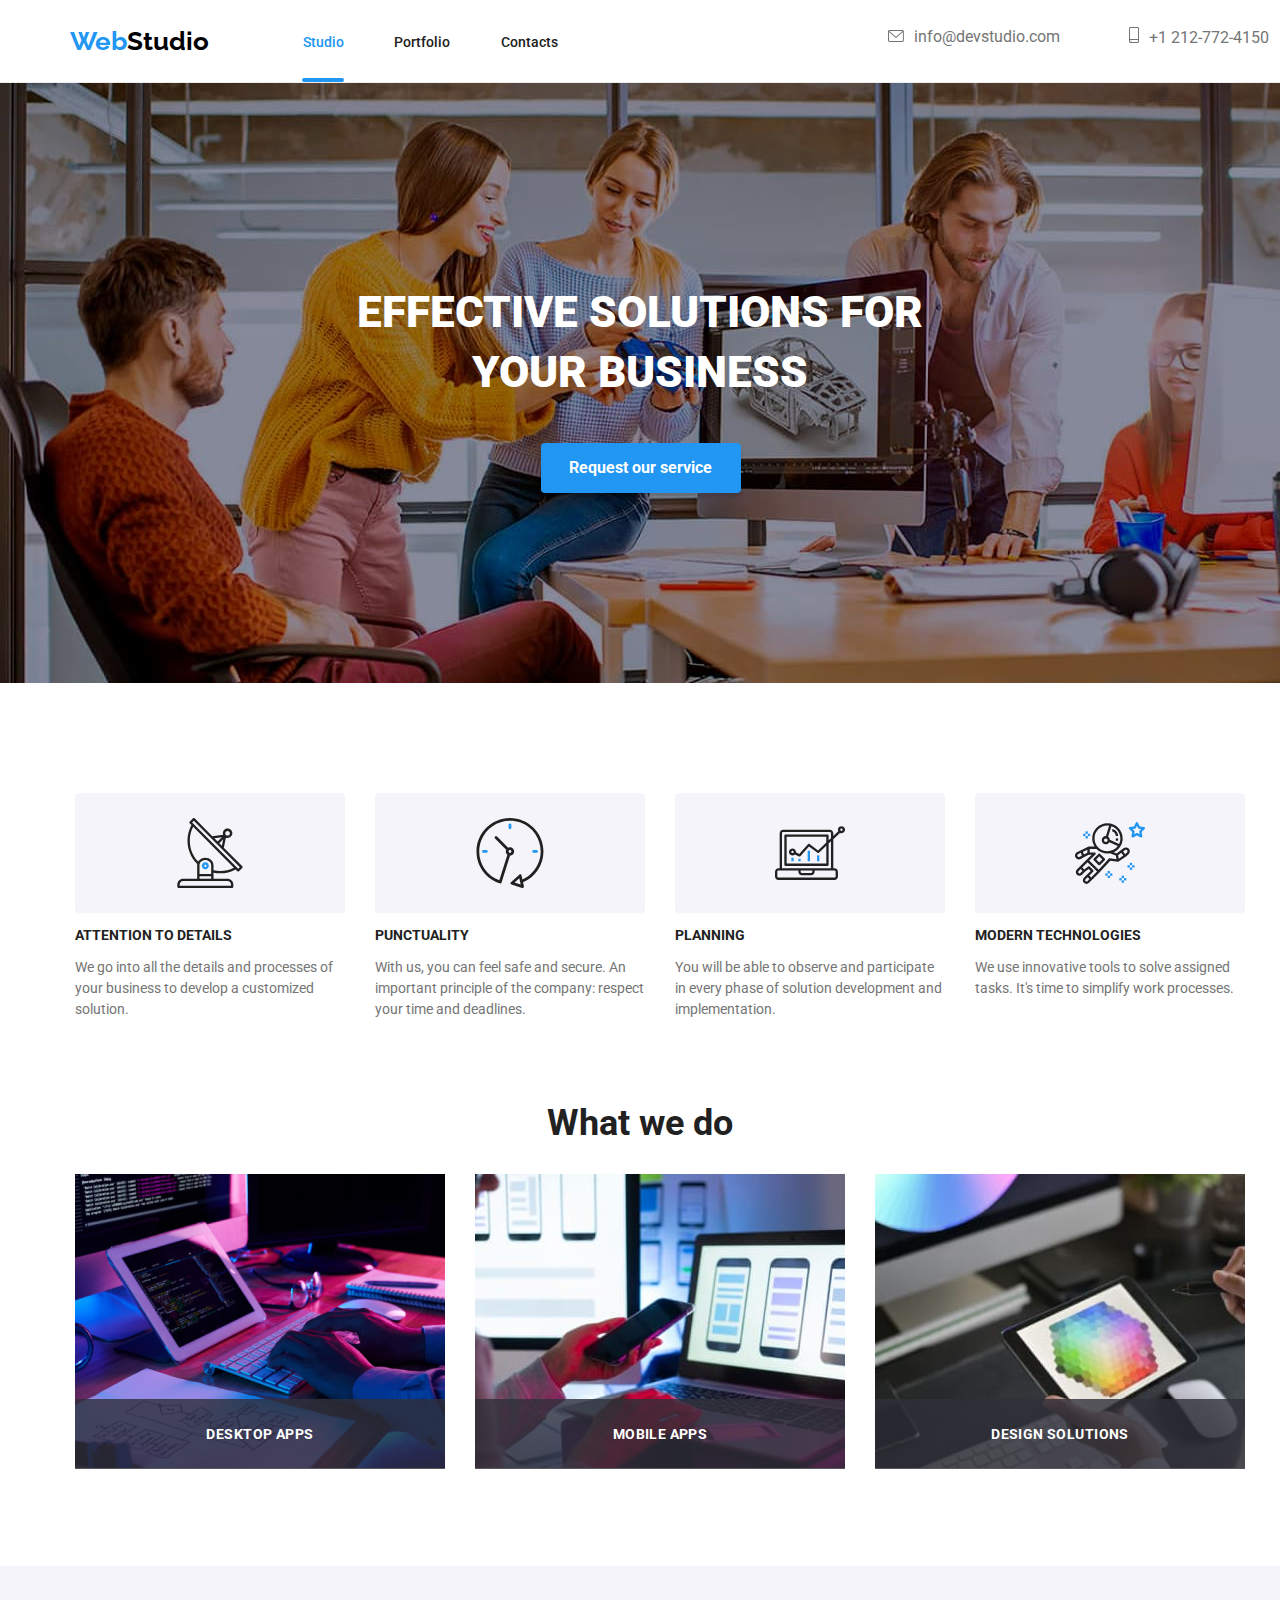
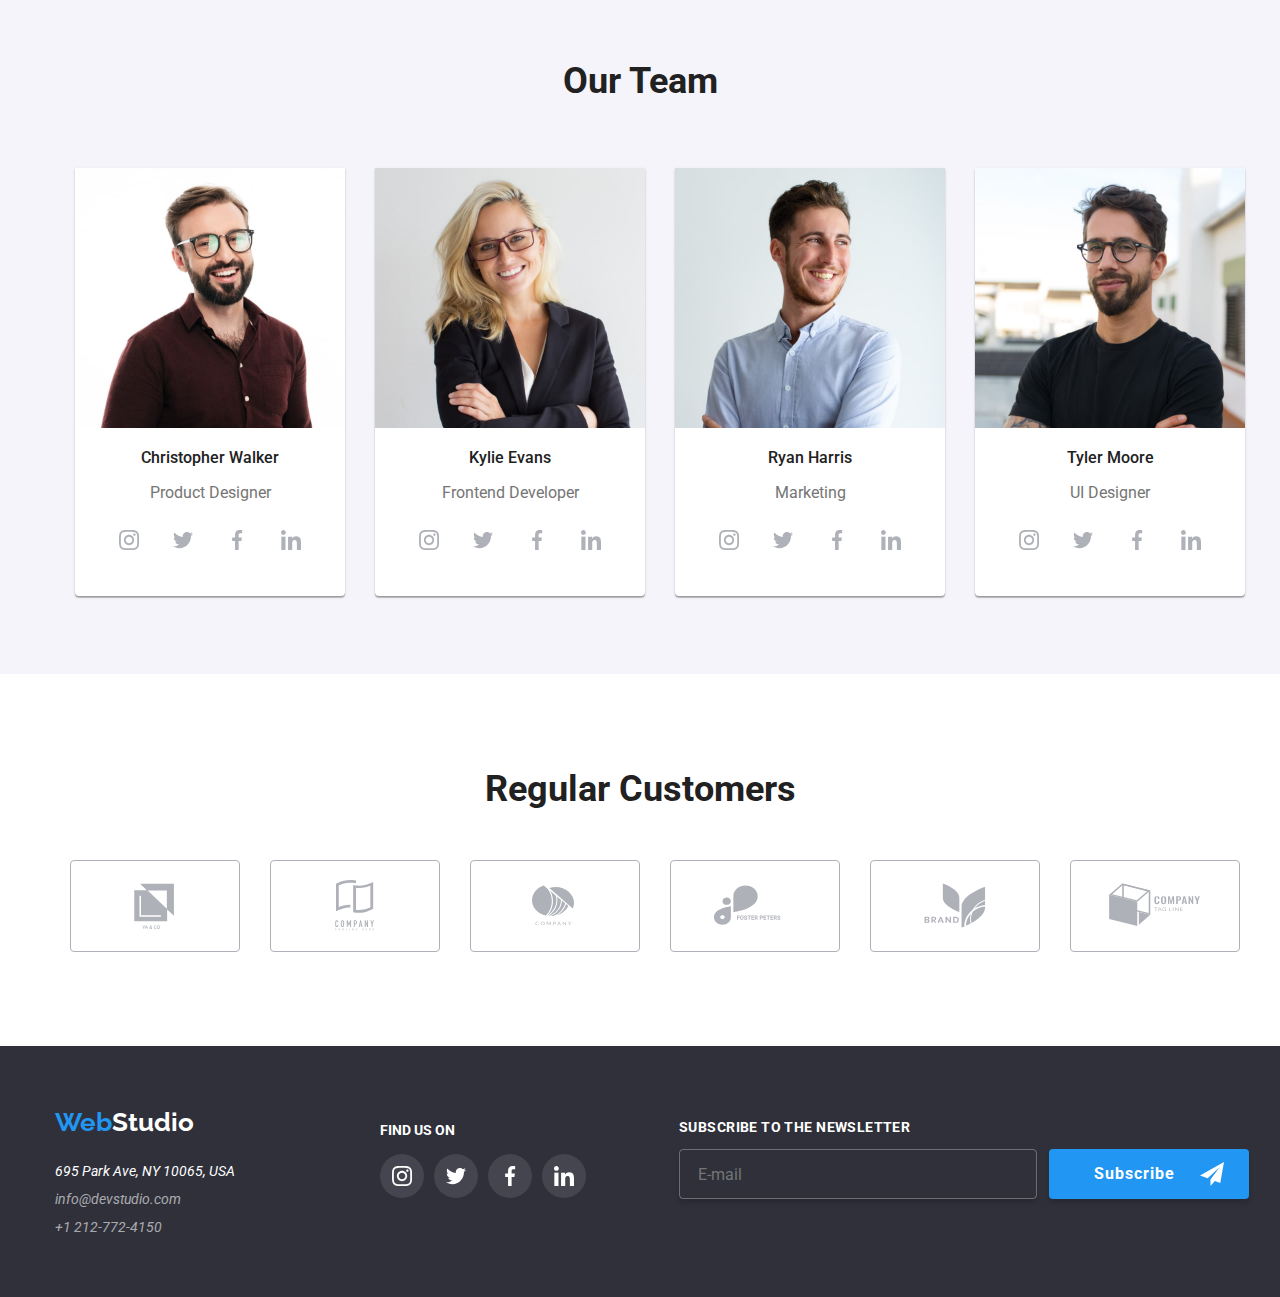
<file: index.html>
<!DOCTYPE html>
<html lang="en">
  <head>
    <meta charset="UTF-8" />
    <meta name="viewport" content="width=device-width, initial-scale=1.0" />
    <title>WebStudio</title>
    <link rel="preconnect" href="https://fonts.googleapis.com" />
    <link rel="preconnect" href="https://fonts.gstatic.com" crossorigin />
    <link
      href="https://fonts.googleapis.com/css2?family=Raleway:wght@700&family=Roboto:wght@400;500;700;900&display=swap"
      rel="stylesheet"
    />
    <link
      rel="stylesheet"
      href="https://cdnjs.cloudflare.com/ajax/libs/modern-normalize/1.0.0/modern-normalize.min.css"
    />
    <link rel="stylesheet" href="./css/style.css" />
  </head>
  <body>
    <header class="global-header">
      <div class="container">
        <div class="list-navig">
          <a class="logo" href="./index.html">
            <span class="web">Web</span>Studio
          </a>
          <!--Navigation Section-->
          <nav class="main-navigation">
            <ul>
              <div class="list-nav">
                <li>
                  <a href="./index.html"><span class="current">Studio</span></a>
                </li>
                <div class="rectangle"></div>
              </div>

              <li><a href="./portfolio.html">Portfolio</a></li>

              <div class="list-nav">
                <li><a href="#">Contacts</a></li>
                <div class="rectangle-three"></div>
              </div>
            </ul>
          </nav>
          <div class="contact-container">
            <div class="info">
              <a class="links" href="info@devstudio.com">
                <svg class="icon-envelope">
                  <use href="./symbol-defs.svg#icon-envelope-hover" /></svg>info@devstudio.com</a><br />
            </div>
            <div class="info">
              <a class="links" href="tel:+1-212-772-4150"
                ><svg class="icon-smartphone">
                  <use href="./symbol-defs.svg#icon-smartphone" />
                </svg>+1 212-772-4150</a
>
            </div>
          </div>
        </div>
      </div>
    </header>
    <main>
      <section class="section">
        <section>
          <div class="solution">
            <div class="solution-container">
              <h1 class="title">EFFECTIVE SOLUTIONS FOR <br />YOUR BUSINESS</h1>
              <button data-modal-open class="request" type="button">
                Request our service
              </button>
            </div>
          </div>
        </section>
      </section>

      <section class="section">
        <div class="service-container">
          <ul>
            <li class="item">
              <div class="icon-detail">
                <svg class="svg-card" width="70" height="70">
                  <use href="./symbol-defs.svg#icon-antenna-1" />
                </svg>
              </div>
              <h3>ATTENTION TO DETAILS</h3>
              <p>
                We go into all the details and processes of your business to
                develop a customized solution.
              </p>
            </li>

            <li class="item">
              <div class="icon-detail">
                <svg width="70" height="70">
                  <use href="./symbol-defs.svg#icon-clock-1" />
                </svg>
              </div>
              <h3>PUNCTUALITY</h3>
              <p>
                With us, you can feel safe and secure. An important principle of
                the company: respect your time and deadlines.
              </p>
            </li>

            <li class="item">
              <div class="icon-detail">
                <svg width="70" height="70">
                  <use href="./symbol-defs.svg#icon-diagram-1" />
                </svg>
              </div>
              <h3>PLANNING</h3>
              <p>
                You will be able to observe and participate in every phase of
                solution development and implementation.
              </p>
            </li>

            <li class="item">
              <div class="icon-detail">
                <svg width="70" height="70">
                  <use href="./symbol-defs.svg#icon-astronaut-1" />
                </svg>
              </div>
              <h3>MODERN TECHNOLOGIES</h3>
              <p>
                We use innovative tools to solve assigned tasks. It's time to
                simplify work processes.
              </p>
            </li>
          </ul>
        </div>
      </section>

      <!--Section ''What we do''-->
      <section class="section">
        <div class="container-photo">
          <h2>What we do</h2>
          <div class="images-container">
            <ul>
              <li>
                <div class="what-we-do-bg">
                  <div class="what-we-do-background">
                    <p class="what-we-do-text">DESKTOP APPS</p>
                  </div>
                  <img
                    src="./images/image1.jpg"
                    alt="A robust and highly flexible web app"
                    width="370"
                  />
                </div>
              </li>
              <li>
                <div class="what-we-do-bg">
                  <div class="what-we-do-background">
                    <p class="what-we-do-text">MOBILE APPS</p>
                  </div>
                  <img src="./images/image2.jpg" alt="Web UI" width="370" />
                </div>
              </li>
              <li>
                <div class="what-we-do-bg">
                  <div class="what-we-do-background">
                    <p class="what-we-do-text">DESIGN SOLUTIONS</p>
                  </div>
                  <img
                    src="./images/image3.jpg"
                    alt="Graphics Pictures"
                    width="370"
                  />
                </div>
              </li>
            </ul>
          </div>
        </div>
      </section>

      <!--Section ''Our Team''-->
      <section class="section">
        <div class="team">
          <div class="container">
            <h2 class="name">Our Team</h2>

            <div class="name-container">
              <ul>
                <li class="item-team">
                  <img
                    src="./images/photo1.jpg"
                    alt="Christopher Walker"
                    width="270"
                  />
                  <h3>Christopher Walker</h3>
                  <p>Product Designer</p>

                  <div class="social-icon">
                    <ul>
                      <li>
                        <a class="svg-link">
                          <svg class="c" width="20" height="20">
                            <use href="./symbol-defs.svg#icon-instagram-2" />
                          </svg>
                        </a>
                      </li>

                      <li>
                        <a class="svg-link">
                          <svg width="20" height="20">
                            <use href="./symbol-defs.svg#icon-twitter-1" />
                          </svg>
                        </a>
                      </li>

                      <li>
                        <a class="svg-link">
                          <svg width="20" height="20">
                            <use href="./symbol-defs.svg#icon-facebook-1" />
                          </svg>
                        </a>
                      </li>

                      <li>
                        <a class="svg-link">
                          <svg width="20" height="20">
                            <use href="./symbol-defs.svg#icon-linkedin-1" />
                          </svg>
                        </a>
                      </li>
                    </ul>
                  </div>
                </li>

                <li class="item-team">
                  <img
                    src="./images/photo2.jpg"
                    alt="Kylie Evans"
                    width="270"
                  />
                  <h3>Kylie Evans</h3>
                  <p>Frontend Developer</p>

                  <div class="social-icon">
                    <ul>
                      <li>
                        <a class="svg-link">
                          <svg class="c" width="20" height="20">
                            <use href="./symbol-defs.svg#icon-instagram-2" />
                          </svg>
                        </a>
                      </li>

                      <li>
                        <a class="svg-link">
                          <svg width="20" height="20">
                            <use href="./symbol-defs.svg#icon-twitter-1" />
                          </svg>
                        </a>
                      </li>

                      <li>
                        <a class="svg-link">
                          <svg width="20" height="20">
                            <use href="./symbol-defs.svg#icon-facebook-1" />
                          </svg>
                        </a>
                      </li>

                      <li>
                        <a class="svg-link">
                          <svg width="20" height="20">
                            <use href="./symbol-defs.svg#icon-linkedin-1" />
                          </svg>
                        </a>
                      </li>
                    </ul>
                  </div>
                </li>

                <li class="item-team">
                  <img
                    src="./images/photo3.jpg"
                    alt="Ryan Harris"
                    width="270"
                  />
                  <h3>Ryan Harris</h3>
                  <p>Marketing</p>

                  <div class="social-icon">
                    <ul>
                      <li>
                        <a class="svg-link">
                          <svg class="c" width="20" height="20">
                            <use href="./symbol-defs.svg#icon-instagram-2" />
                          </svg>
                        </a>
                      </li>

                      <li>
                        <a class="svg-link">
                          <svg width="20" height="20">
                            <use href="./symbol-defs.svg#icon-twitter-1" />
                          </svg>
                        </a>
                      </li>

                      <li>
                        <a class="svg-link">
                          <svg width="20" height="20">
                            <use href="./symbol-defs.svg#icon-facebook-1" />
                          </svg>
                        </a>
                      </li>

                      <li>
                        <a class="svg-link">
                          <svg width="20" height="20">
                            <use href="./symbol-defs.svg#icon-linkedin-1" />
                          </svg>
                        </a>
                      </li>
                    </ul>
                  </div>
                </li>
                <li class="item-team">
                  <img
                    src="./images/photo4.jpg"
                    alt="Tyler Moore"
                    width="270"
                  />
                  <h3>Tyler Moore</h3>
                  <p>UI Designer</p>
                  <div class="social-icon">
                    <ul>
                      <li>
                        <a class="svg-link">
                          <svg class="c" width="20" height="20">
                            <use href="./symbol-defs.svg#icon-instagram-2" />
                          </svg>
                        </a>
                      </li>

                      <li>
                        <a class="svg-link">
                          <svg width="20" height="20">
                            <use href="./symbol-defs.svg#icon-twitter-1" />
                          </svg>
                        </a>
                      </li>

                      <li>
                        <a class="svg-link">
                          <svg width="20" height="20">
                            <use href="./symbol-defs.svg#icon-facebook-1" />
                          </svg>
                        </a>
                      </li>

                      <li>
                        <a class="svg-link">
                          <svg width="20" height="20">
                            <use href="./symbol-defs.svg#icon-linkedin-1" />
                          </svg>
                        </a>
                      </li>
                    </ul>
                  </div>
                </li>
              </ul>
            </div>
          </div>
        </div>
      </section>
      <!--Section ''Regular Customer''--><!--Section ''Regular Customer''-->
      <section>
        <div class="container">
          <h2 class="heading-section">Regular Customers</h2>
          <div class="regular-customers">
            <svg class="regular-customers-svgs" width="160" height="60">
              <use href="./symbol-defs.svg#icon-Logo-2" />
            </svg>
            <svg class="regular-customers-svgs" width="160" height="60">
              <use href="./symbol-defs.svg#icon-Logo-3" />
            </svg>
            <svg class="regular-customers-svgs" width="160" height="60">
              <use href="./symbol-defs.svg#icon-Logo-4" />
            </svg>
            <svg class="regular-customers-svgs" width="160" height="60">
              <use href="./symbol-defs.svg#icon-Logo-7" />
            </svg>
            <svg class="regular-customers-svgs" width="160" height="60">
              <use href="./symbol-defs.svg#icon-Logo-5" />
            </svg>
            <svg class="regular-customers-svgs" width="160" height="60">
              <use href="./symbol-defs.svg#icon-Logo-6" />
            </svg>
          </div>
        </div>
      </section>
    </main>
    <!--Section ''Footer''-->
    <footer class="information">
      <div class="container">
        <div class="information-address">
          <div>
            <a class="logo" href="./index.html">
              <span class="web">Web</span><span class="studio">Studio</span></a
            >
            <div class="contacts-container">
              <address class="contacts">
                <span class="street">695 Park Ave, NY 10065, USA </span>
                <a class="links" href="info@devstudio.com">
                  <span class="info">info@devstudio.com </span></a
                >
                <a class="links" href="tel:+1-212-772-4150"
                  ><span class="nummber">+1 212-772-4150 </span></a
                >
              </address>
            </div>
          </div>

          <div class="address-icon">
            <h3>Find us on</h3>

            <div class="social-icon">
              <ul>
                <li>
                  <a class="svg-link">
                    <svg class="c" width="20" height="20">
                      <use href="./symbol-defs.svg#icon-instagram-2" />
                    </svg>
                  </a>
                </li>

                <li>
                  <a class="svg-link">
                    <svg width="20" height="20">
                      <use href="./symbol-defs.svg#icon-twitter-1" />
                    </svg>
                  </a>
                </li>

                <li>
                  <a class="svg-link">
                    <svg width="20" height="20">
                      <use href="./symbol-defs.svg#icon-facebook-1" />
                    </svg>
                  </a>
                </li>

                <li>
                  <a class="svg-link">
                    <svg width="20" height="20">
                      <use href="./symbol-defs.svg#icon-linkedin-1" />
                    </svg>
                  </a>
                </li>
              </ul>
            </div>
          </div>
          <div class="newslatter-subscribe">
            <p>Subscribe to the newsletter</p>
            <div class="label-for-footer">
                <label>
                    <input type="email" placeholder="E-mail" pattern="[a-z0-9._%+\-]+@[a-z0-9.\-]+\.[a-z]{2,}$">
                </label>
                <button type="submit">Subscribe
                <svg>
                    <use href="./symbol-defs.svg#icon-icon-send"></use>
                </svg>
                </button>
            </div>
        </div>
        </div>
      </div>
    </footer>
    <!--Request our service modal-->
    <div class="modal is-hidden" data-modal>
      <div class="modal-content">
        <p class="text-modal">
          Leave your information and we'll call you back
        </p>
        <form class="modal-form">
          <div class="form-section">
            <label for="name">Name</label>
            <div class="input-svg-position">
              <input type="text" name="name" id="name" class="modal-input" placeholder/>
              <svg>
                <use href="./symbol-defs.svg#icon-person-black-18dp-1"></use>
              </svg>
            </div>
          </div>

          <div class="form-section">
            <label for="telephone">Telephone</label>
            <div class="input-svg-position">
              <input type="tel" name="telephone" id="telephone" class="modal-input" required/>
              <svg>
                <use href="./symbol-defs.svg#icon-phone-black-18dp-1"></use>
              </svg>
            </div>
          </div>

          <div class="form-section">
            <label for="email">E-mail</label>
            <div class="input-svg-position">
              <input type="email" name="email" id="email" class="modal-input" required/>
              <svg>
                <use href="./symbol-defs.svg#icon-email-black-18dp-1"></use>
              </svg>
            </div>
          </div>

          <label class="feedback-label">
            <span class="form-name">Comments</span>
            <textarea class="textarea-class" placeholder="Enter the text" name="feedback" class="modal-input"></textarea>
          </label>

          <label class="checkbox-label">
            <input class="checkbox-input" type="checkbox" name="terms" value="checked"/>
            <svg class="svg-check">
              <use href="./symbol-defs.svg#icon-Vector-2"></use>
            </svg>
            <span>I agree with the letter and accept the
              <a>Terms and Conditions</a></span>
          </label>
        </form>
        <input class="modal-send-btn" type="submit" value="Send">
        <button class="close-modal-button" data-modal-close>
          <svg class="close-modal-svg">
            <use href="./symbol-defs.svg#icon-close-black-18dp-2-1"></use>
          </svg>
        </button>
      </div>
    </div>
    <script src="./js/modal.js"></script>
  </body>
</html>
</file>
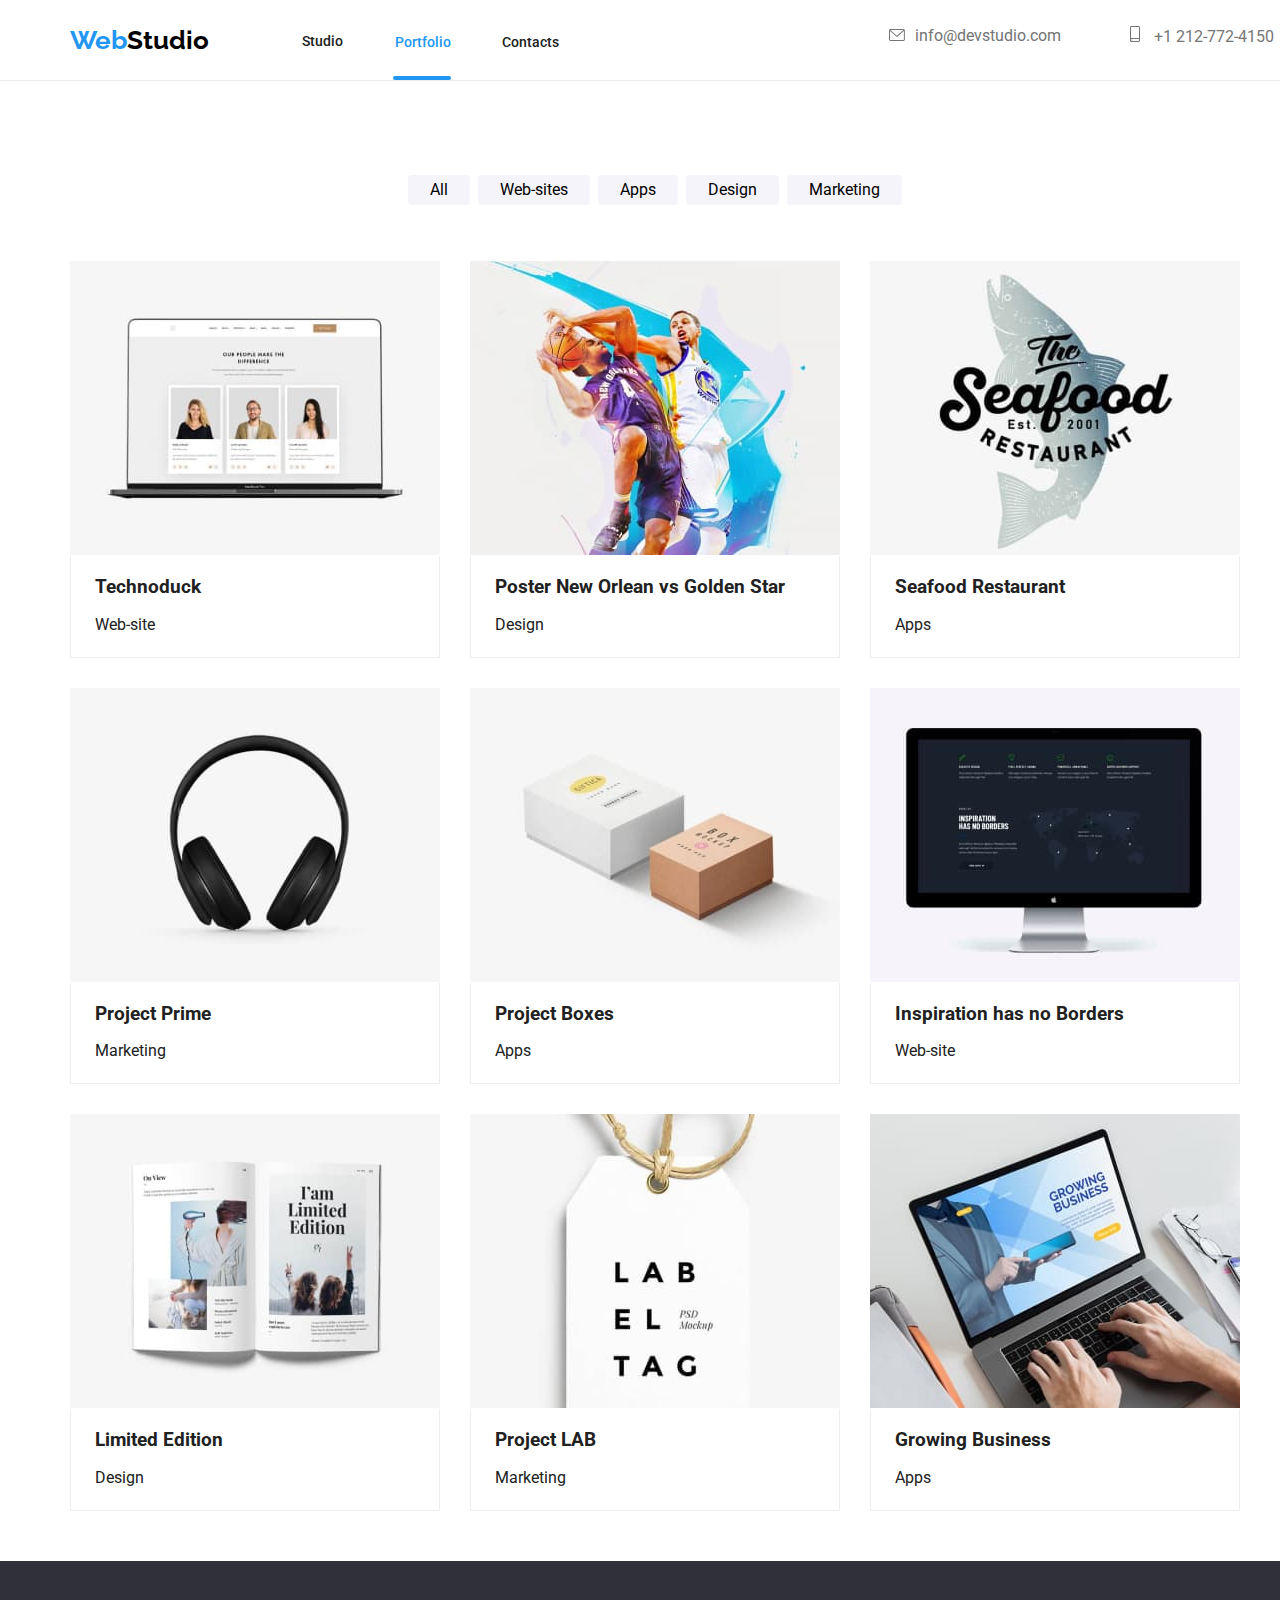
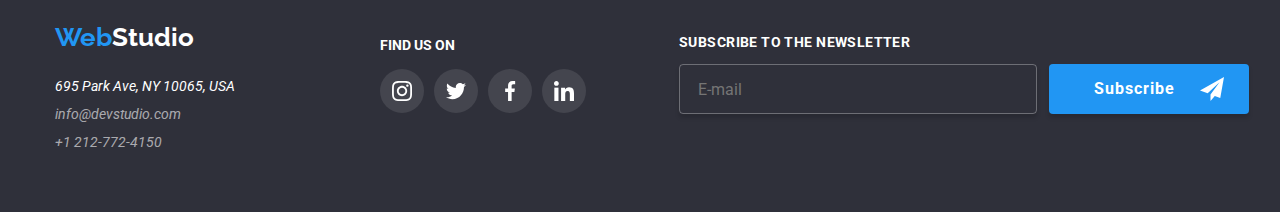
<file: portfolio.html>
<!DOCTYPE html>
<html lang="en">
  <head>
    <meta charset="UTF-8" />
    <meta name="viewport" content="width=device-width, initial-scale=1.0" />
    <title>Portofoliu</title>
    <link rel="preconnect" href="https://fonts.googleapis.com" />
    <link rel="preconnect" href="https://fonts.gstatic.com" crossorigin />
    <link
      href="https://fonts.googleapis.com/css2?family=Raleway:wght@700&family=Roboto:wght@400;500;700;900&display=swap"
      rel="stylesheet"
    />
    <link
      rel="stylesheet"
      href="https://cdnjs.cloudflare.com/ajax/libs/modern-normalize/1.0.0/modern-normalize.min.css"
    />
    <link rel="stylesheet" href="./css/style.css">
  </head>
  <body>
    <header class="global-header">
      <div class="container">
        <div class="list-navig">
          <a class="logo" href="./index.html">
            <span class="web">Web</span>Studio
          </a>
          <!--Navigation Section-->
          <nav class="main-navigation">
            <ul>
              <li>
                <a href="./index.html">Studio</a>
              </li>
              <div class="list-nav-two">
                <li><a href="./portfolio.html"><span class="current">Portfolio</span></a></li>
                <div  class="rectangle-two"></div>
              </div>
              <div class="list-nav-two">
                <li><a href="#">Contacts</a></li>
                <div  class="rectangle-three"></div>
              </div>
            </ul>
          </nav>

          <div class="contact-container">
            <div class="info"> 
              <a class="links" href="info@devstudio.com"> 
                <svg class="icon-envelope"> 
                  <use href="./symbol-defs.svg#icon-envelope-hover"/>
                </svg>info@devstudio.com</a><br />
            
            </div>
            <div class="info">
              <a class="links" href="tel:+1-212-772-4150"><svg class="icon-smartphone"> 
                <use href="./symbol-defs.svg#icon-smartphone"/>
              </svg>  +1 212-772-4150</a>
            </div>
          </div>

        </div>
      </div>
    </header>

    <main>
      <!--Portofolio Section-->
      <section class="section">
        <div class="container">
          <div class="portofolio-container">
            <!--<section class="section">-->
              <div class="button-container">
                <ul>
                  <li><button class="button-filter" type="button">All</button></li>
                  <li>
                    <button class="button-filter" type="button">Web-sites</button>
                  </li>
                  <li><button class="button-filter" type="button">Apps</button></li>
                  <li>
                    <button class="button-filter" type="button">Design</button>
                  </li>
                  <li>
                    <button class="button-filter" type="button">Marketing</button>
                  </li>
                </ul>
              </div>
            <div class="filter-section">
              <!--<section class="section">-->
                <ul>
                  <li class="item-filter">
                    <div class="projects-grid-img">
                      <div class="overlay">
                        <div class="description">
                          <p>
                            Technoduck is a state-of-the-art coronavirus distribution
                            platform. Companies use this platform for digital espionage
                            and attacks on competitors' secure servers.
                          </p>
                        </div>
                      <img
                        src="./images/technoduck.jpg"
                        alt="Technoduck"
                        width="370"
                      />
                    </div>
                      <div class="card-text">
                        <h3>Technoduck</h3>
                        <p>Web-site</p>
                      </div>
                  </li>
    
                  <li class="item-filter">
                    <div class="projects-grid-img">
                      <div class="overlay">
                        <div class="description">
                          <p>
                            Lorem, ipsum dolor sit amet consectetur adipisicing elit. Esse ex temporibus veniam voluptate optio perspiciatis provident velit eligendi maiores, sequi nostrum necessitatibus at atque hic ipsam illum ratione tempora quos.
                          </p>
                        </div>
                      <img
                        src="./images/poster-new_orlean_vs_golden_star.jpg"
                        alt="Poster New Orlean vs Golden Star"
                        width="370"
                      />
                    </div>
                      <div class="card-text">
                        <h3>Poster New Orlean vs Golden Star</h3>
                        <p>Design</p>
                      </div>
                    </div>
                  </li>
    
                  <li class="item-filter">
                    <div class="projects-grid-img">
                      <div class="overlay">
                        <div class="description">
                          <p>
                            Lorem ipsum dolor sit amet consectetur adipisicing elit. Maiores, doloremque. Cupiditate excepturi repellendus sapiente laboriosam repudiandae et error inventore animi minima tenetur officia voluptatem non, labore ea amet voluptatum possimus.
                          </p>
                        </div>
                      <img
                        src="./images/seafood_restaurant.jpg"
                        alt="Seafood Restaurant"
                        width="370"
                      />
                    </div>
                      <div class="card-text">
                        <h3>Seafood Restaurant</h3>
                        <p>Apps</p>
                      </div>
                    </div>
                  </li>
    
                  <li class="item-filter">
                    <div class="projects-grid-img">
                      <div class="overlay">
                        <div class="description">
                          <p>
                            Lorem ipsum dolor sit amet consectetur adipisicing elit. Maxime impedit voluptate iure ea unde reprehenderit qui exercitationem quo facere, consequuntur odio nostrum culpa neque at fugiat vitae quas temporibus itaque!
                          </p>
                        </div>
                      <img
                        src="./images/project_prime.jpg"
                        alt="Project Prime"
                        width="370"
                      />
                    </div>
                    <div class="card-text">
                      <h3>Project Prime</h3>
                      <p>Marketing</p>
                    </div>
                  </li>
    
                  <li class="item-filter">
                    <div class="projects-grid-img">
                      <div class="overlay">
                        <div class="description">
                          <p>
                            Lorem ipsum dolor sit amet, consectetur adipisicing elit. Voluptatem at placeat optio. Voluptatum quos velit distinctio minima incidunt autem aperiam perferendis quia nihil rerum obcaecati mollitia tempora quis, molestias vel!
                          </p>
                        </div>
                      <img
                        src="./images/project_boxes.jpg"
                        alt="Project Boxes"
                        width="370"
                      />
                    </div>
                      <div class="card-text">
                        <h3>Project Boxes</h3>
                        <p>Apps</p>
                      </div>
                    </div>
                  </li>
    
                  <li class="item-filter">
                    <div class="projects-grid-img">
                      <div class="overlay">
                        <div class="description">
                          <p>
                            Lorem ipsum dolor sit, amet consectetur adipisicing elit. Perspiciatis maxime facilis natus nostrum quisquam molestias incidunt suscipit? Reprehenderit, neque assumenda illum recusandae error sequi. Nam nobis vitae vero laudantium eaque.
                          </p>
                        </div>
                      <img
                        src="./images/inspiration_has_no_borders.jpg"
                        alt="Inspiration has no Borders"
                        width="370"
                      />
                    </div>
                      <div class="card-text">
                        <h3>Inspiration has no Borders</h3>
                        <p>Web-site</p>
                      </div>
                    </div>
                  </li>
    
                  <li class="item-filter">
                    <div class="projects-grid-img">
                      <div class="overlay">
                        <div class="description">
                          <p>
                            Lorem ipsum dolor sit amet consectetur adipisicing elit. Ratione dolor culpa, veritatis accusantium aspernatur soluta ducimus nisi qui assumenda iste nesciunt ut animi vitae sit magni ad recusandae distinctio dolore.
                          </p>
                        </div>
                      <img
                        src="./images/limited_edition.jpg"
                        alt="Limited Edition"
                        width="370"
                      />
                    </div>
                      <div class="card-text">
                        <h3>Limited Edition</h3>
                        <p>Design</p>
                      </div>
                    </div>
                  </li>
    
                  <li class="item-filter">
                    <div class="projects-grid-img">
                      <div class="overlay">
                        <div class="description">
                          <p>
                            Lorem ipsum dolor sit amet consectetur adipisicing elit. Quos totam, amet nam odio magni obcaecati quaerat voluptates sunt facere laboriosam tempora dolor ea nihil similique, inventore sapiente explicabo quis velit.
                          </p>
                        </div>
                      <img
                        src="./images/project_lab.jpg"
                        alt="Project LAB"
                        width="370"
                      />
                    </div>
                      <div class="card-text">
                        <h3>Project LAB</h3>
                        <p>Marketing</p>
                      </div>
                    </div>
                  </li>
    
                  <li class="item-filter">
                    <div class="projects-grid-img">
                      <div class="overlay">
                        <div class="description">
                          <p>
                            Lorem ipsum dolor sit amet consectetur adipisicing elit. Alias ducimus odit deserunt ratione laborum cupiditate. Delectus commodi quo et, omnis provident obcaecati quaerat pariatur reprehenderit, a aliquid id suscipit doloremque?
                          </p>
                        </div>
                      <img
                        src="./images/growing_business.jpg"
                        alt="Growing Business"
                        width="370"
                      />
                    </div>
                      <div class="card-text">
                        <h3>Growing Business</h3>
                        <p>Apps</p>
                      </div>
                    </div>
                  </li>
                </ul>
              </section>
            </div>
          </div>
        </div>
      </section>
    </main>

    <!--Section ''Footer''-->
    <footer class="information">
      <div class="container">
        <div class="information-address">
          <div>
            <a class="logo" href="./index.html">
              <span class="web">Web</span><span class="studio">Studio</span></a
            >
            <div class="contacts-container">
              <address class="contacts">
                <span class="street">695 Park Ave, NY 10065, USA </span>
                <a class="links" href="info@devstudio.com">
                <span class="info">info@devstudio.com </span></a>
                <a class="links" href="tel:+1-212-772-4150"> 
                <span class="nummber">+1 212-772-4150 </span></a>
              </address>
            </div>
          </div>
    
          <div class="address-icon">
            <h3>Find us on</h3>
            <div class="social-icon">
              <ul>
                <li>
                  <a class="svg-link">
                    <svg  class="c" width="20" height="20">
                      <use  href="./symbol-defs.svg#icon-instagram-2"/>
                    </svg>
                  </a>
                </li>
  
                <li>
                  <a class="svg-link">
                    <svg width="20" height="20"> 
                      <use href="./symbol-defs.svg#icon-twitter-1"/>
                    </svg>
                  </a>
                </li>
  
                <li>
                  <a class="svg-link">
                    <svg width="20" height="20"> 
                      <use href="./symbol-defs.svg#icon-facebook-1"/>
                    </svg>
                  </a>
                </li>
  
                <li>
                  <a class="svg-link">
                    <svg width="20" height="20"> 
                    <use href="./symbol-defs.svg#icon-linkedin-1"/>
                   </svg>
                  </a>
                </li>
              </ul> 
            </div>
          </div>
          <div class="newslatter-subscribe">
            <p>Subscribe to the newsletter</p>
            <div class="label-for-footer">
                <label>
                    <input type="email" placeholder="E-mail" pattern="[a-z0-9._%+\-]+@[a-z0-9.\-]+\.[a-z]{2,}$">
                </label>
                <button type="submit">Subscribe
                <svg>
                    <use href="./symbol-defs.svg#icon-icon-send"></use>
                </svg>
                </button>
            </div>
        </div>
        </div>
      </div>
      
    </footer>
  </body>
</html>
</file>
<file: css/style.css>
body{
    font-family: Roboto,Verdana, Geneva, Tahoma, sans-serif;
    font-style: normal;
    color: #212121;
    line-height: normal;
    background-color: #FFF;   
}
body{
    margin: 0px;
}

body h2{
    text-align: center;
    font-size: 36px;
    font-weight: 700; 
}
.item h3{
    font-size: 14px;
    font-weight: 700;
}
.item p{
    color:#757575;
    font-size: 14px;
    font-weight: 400;
    line-height: 150%;
}
/*Solution section*/
.solution{
    background-color:#2F303A ;
}
.solution h1{
    color: #FFF;
    text-align: center;
    font-size: 44px;
    font-weight: 900;
    line-height: 136.364%;
}
.solution .request{
    background-color: #2196F3;
    color: #FFF;
    font-size: 16px;
    font-weight: 700;
    line-height: 187.5%;
}
.request:hover{
background-color:#188CE8 ;
transition: color 250ms ease, cubic-bezier(0.4, 0, 0.2, 1) ease;
}
.images-container img{
    width: 370px;
    height: 294px
}
.solution{
    display: flex;
    height: 600px;  
    justify-content: center;
}
.title{
    display: block;
    width: 696px;
    height: 120px;
    margin: 0 auto;   
}
.solution-container{
    display: flex;
    flex-direction: column;
    justify-content: space-between;
    padding-top: 200px;
    padding-bottom:210px; 
}
.solution button{
    display: block;
    width: 200px;
    height: 50px;
    border: 0; 
    border-radius: 4px;
    background: #2196F3;
    box-shadow: 0px 4px 4px 0px rgba(0, 0, 0, 0.15);
    transition: box-shadow 250ms ease, cubic-bezier(0.4, 0, 0.2, 1) ease; 
}
 .solution-container button{
    margin-top:  40px;
    margin-right: 719px;
    margin-bottom:  210px;
    margin-left: 720px;
    padding: 10px 20px 10px 20px;
}
/*Our team section*/
.team{
    background-color: #F5F4FA;
    height: 708px;
}
.team h3{
    text-align: center;
    font-size: 16px;
    font-weight: 500;
}
.team img{
    width: 270px;
    height: 260px;
}
.team p{
    color:#757575;
    text-align: center;
    font-size: 16px;
    font-weight: 400;  
}
.item-team{
    width:270px;
    height:428px;
    background-color: #FFFFFF;
    border-radius: 0px 0px 4px 4px;
    box-shadow: 0px 2px 1px 0px rgba(0, 0, 0, 0.20), 0px 1px 1px 0px rgba(0, 0, 0, 0.14), 0px 1px 3px 0px rgba(0, 0, 0, 0.12);
}

.name-container ul{
    display: flex;
    justify-content: center;
    align-items: center;
    gap: 30px;  
}
.name{
    padding-top: 94px;
    padding-bottom: 50px;
    margin:0 auto;
}
/*Logo navigation */
.logo{
    color:#000;
    font-family:Raleway, Verdana, Geneva, Tahoma, sans-serif;
    font-size: 26px;
    font-weight: 700;
}
.logo .web {
    color: #2196F3;    
}
.information .logo .studio{
    color: #FFF;
    text-decoration: none;
}
.logo .studio:hover{color: #2196F3;}

ul{
    list-style-type: none;
}
.global-header .logo{
    display: flex;
    width: 145px;
    height: 31px;
    align-items: center; 
}
/* Links*/
.links {
    color:#757575;    
    text-decoration: none;
}
.links:hover{
    color:#2196F3;
}
a{
    text-decoration: none;
}
.main-navigation a:link,
.main-navigation a:visited,
.main-navigation a {
    color:#212121;
    font-size: 14px;
    font-weight: 500;
}
.main-navigation a:hover{
     color:#2196F3;
     transition: color 250ms ease, cubic-bezier(0.4, 0, 0.2, 1) ease;
}
.main-navigation a:focus{color: #2196F3;}
.current{
    color: #2196F3;
}
.main-navigation a:active{color: #2196F3;}
.main-navigation ul{
    display: flex;
    justify-content:space-between;
    align-items: center;
    flex-direction: row;
    gap:50px; 
    padding-left: 93px;
    margin-top: 0px;
    margin-bottom: 0px;
}.information-address
.global-header{
    background-color: #FFFFFF;
    display: flex;
    height: 80px;
    align-items: center;
    border-bottom: 1px solid #ECECEC;
    padding-top: 24px; 
    padding-bottom:25px;
    padding-left:215px; 
    justify-content:center ; 
}
.global-header{
    border-bottom: 1px solid #ECECEC;
}
.contact-container{
display: flex;
 justify-content: space-between;
 align-items: center;
 padding-left: 330px;
 fill: #757575;
}
.contact-container{
    display: flex;
    flex-direction: row;
    gap: 10px;
    justify-content: space-between;
}
.container-photo{
    padding-top:94px;
}
/*Description section*/
.service-container ul{
    display: flex;
    gap: 30px;
    align-items: center;
    justify-content: center;
    padding-top:94px ; 
    padding-bottom: 94px;  
}
.item{
    width: 270px;
    height: 75px;
    flex-shrink: 0;}
/*Footer Section*/
.information{
    background-color:#2F303A ;    
}  
.contacts a{color:#FFFFFF99;
    font-size: 14px;
    font-weight: 400;
}
.information a:hover{
    color:#2196F3;
    transition: color 250ms ease, cubic-bezier(0.4, 0, 0.2, 1) ease;
}
.contacts{color:#FFFFFF;
    font-size: 14px;
    font-weight: 400;
}
.information{
    height: 251px;
    display:flex;
    align-items: center;
    justify-content: space-between;
}
.information .logo{
    display: block;
    width: 145px;
    height: 31px;
    padding-top:  60px;
   padding-bottom:  28px;
}
.street{
    display: block;
    width: 207px;
    height: 16px;
    margin-top: 28px;
    margin-bottom: 12px;
}
.info{
    display: block;
    width: 231px;
    height: 16px;
    margin-bottom: 12px; 
}
.nummber{
    display: block;
    width: 231px;
    height: 16px;
    margin-bottom: 60px; 
}
/*Portofolio section*/
.buttons{
    background-color: #F5F4FA;
    text-align: center;
    font-size: 16px;
    font-weight: 500;
    line-height: 162.5%;
    margin-left: auto;
    margin-right: auto;
}
button:hover{
    color: #FFF;
    cursor: pointer;
    background-color:#2196F3;
    border-radius: 4px;
    background: #2196F3;
    box-shadow: 0px 4px 4px 0px rgba(0, 0, 0, 0.15);
    transition: box-shadow 250ms ease, cubic-bezier(0.4, 0, 0.2, 1) ease;
}

 button:active{
    color: #FFF;
    cursor: pointer;
    background-color:#2196F3;
}
button:focus{
    color:#FFF;
    background-color: #2196F3;
}
.filter h3{
    font-size: 18px;
    font-weight: 700;
    line-height:200%;
}
.filter p{
    color: #757575;
    font-size: 16px;
    font-weight: 400;
    line-height:187.5%;
}
.filter img{
    width: 370px;
    height: 294px;
}
.images-container ul{
    display: flex;
    align-items: center;
    gap: 30px;
    justify-content: center;
    padding-bottom: 94px;
    margin:0 auto;
}
.portofolio-container{
    width: 1200px;
}
.portofolio-container ul{
    background-color: #FFFFFF;
    width: 1200px;
    display: flex;
    justify-content: center;
    flex-wrap: wrap;
    gap: 30px;
    margin-top: 0px;
    margin-bottom: 0px;
    padding-left: 0px;    
}
 .button-filter{
    border-radius: 4px;
    background: #F5F4FA;
    gap: 8px;
    padding-top: 6px;
    padding-right: 22px;
    padding-bottom: 6px;
    padding-left: 22px;
    border: 0;  
}
.button-container ul{
    display: flex;
    flex-direction: row;
    justify-content: center;
    align-items: center;
    gap: 8px;
    padding-top: 94px;
    padding-bottom: 56px;
    margin:0 auto;
}
.button-filter:hover {
    box-shadow: 0px 2px 2px 0px rgba(0, 0, 0, 0.12), 0px 1px 2px 0px rgba(0, 0, 0, 0.08), 0px 3px 1px 0px rgba(0, 0, 0, 0.10);
    transition: box-shadow 250ms ease, cubic-bezier(0.4, 0, 0.2, 1) ease;
}
.filter-section {
    display: flex;
    justify-content: center;
    padding-bottom: 50px;
    gap: 8px;
}
 .project-grid-img{
    flex-basis: calc((100% - 30px) / 3)
}
.project-grid-img:hover{
    border: 1px solid #EEE;
    background: #FFF;
    box-shadow: 1px 4px 6px 0px rgba(0, 0, 0, 0.16), 0px 4px 4px 0px rgba(0, 0, 0, 0.06), 0px 1px 1px 0px rgba(0, 0, 0, 0.12);
}
.item-filter:hover{
    border: 1px solid #EEE;
    background: #FFF;
    box-shadow: 1px 4px 6px 0px rgba(0, 0, 0, 0.16), 0px 4px 4px 0px rgba(0, 0, 0, 0.06), 0px 1px 1px 0px rgba(0, 0, 0, 0.12);
}
.card-text{
   border-right: 1px solid #EEEEEE ;
   border-bottom: 1px solid #EEEEEE;
   border-left: 1px solid #EEEEEE;
margin-top: -22px;
}
.item-filter h3{
    width: 322px;
    height: 36px;
    padding-top: 20px;
    padding-bottom: 4px;
    padding-left: 24px;
}
.item-filter p{
    width: 322px;
    height: 30px;
    padding-top: 4px;
    padding-right: 24px;
    padding-bottom: 20px;
    padding-left: 24px;
}
.item-filter span{
    width: 322px;
    height: 30px;
    padding-top: 4px;
    padding-right: 24px;
    padding-bottom: 50px;
    padding-left: 24px;  
}
.solution{
    background: url(../images/backgraund-img.jpg);
    background-color: #C4C4C4;
    background-color: rgba(47, 48, 58, 0.4);
}
.icon-envelope{
    width: 16px;
    height: 11.9px;
    margin-right: 10px;
}
 .icon-envelope use:hover{
    color:#2196F3;
}
.icon-smartphone{
    width: 10px;
    height: 16px;
    margin-right: 10px;
}
.icon-list{
    width: 1200px;
}
.icon-list ul{
    width: 1200px;
    display: flex;
    flex-direction: row;
    align-items: center;
    justify-content: space-between;
    padding:94px 215px 30px 215px;
    gap: 30px;
    margin:0 auto;
}
.icon-list svg{
    width: 70px;
    height: 70px;
    margin:25px 100px 25px 100px;
}
.icon-detail{
    display:flex;
    justify-content: center;
    align-items: center;
    width:270px;
    height:120px;
    background-color: rgba(245, 244, 250, 1);
    border-radius:4px;
}
.svg-card {
    width:70px;
    height:70px; 
}
.heading-section {
    display: flex;
    justify-content: center;
    padding-top: 94px;
    padding-bottom:50px;
    margin:0 auto;
}
.regular-customers {
    display: flex;
    justify-content: space-between;
    align-items: center;
    padding-left:15px;
    padding-right:15px;
    fill:rgba(175, 177, 184, 1);
    width: 1200px;
    padding-bottom: 94px;
}
.regular-customers-svgs {
    height: 92px;
    width: 170px;
    padding: 16px 32px 16px 32px;
    border: 1px solid rgba(175, 177, 184, 1);
    border-radius: 4px;
    cursor:pointer;
    justify-content: center;
    gap:30px ;
    transition: fill 250ms ease, cubic-bezier(0.4, 0, 0.2, 1) ease;
    transition: border 250ms ease, cubic-bezier(0.4, 0, 0.2, 1) ease;
}
.regular-customers-svgs:hover {
    border:1px solid #2196F3;
    fill:#2196F3;
}
.container {
    width: 1200px;
    margin: 0 auto;
    padding: 0 15px;
}
.regular-customers ul{
    width: 1200px;
    display: flex;
    flex-direction: row;
    align-items: center;
    justify-content: space-between;
    padding-left: 215px;
    gap: 30px; 
    padding-bottom: 94px;
    margin:0 auto:
}
.regular-custumer h2{
    padding-top:94px;
    padding-bottom:50px;
    margin: 0 auto;
}
.social-icon ul{
    width: 206px;
    display: flex;
    align-items: center;
    justify-content: space-between;
    padding-left: 32px;
    gap: 10px;  
}

.svg-link{
    text-decoration: none;
    width:44px;
    height:44px;
    display:flex;
    justify-content: center;
    align-items: center;
    border: 1px solid transparent;
    border-radius: 50%;
    fill: rgba(175, 177, 184, 1);
    transition: fill 250ms ease, cubic-bezier(0.4, 0, 0.2, 1) ease;
}
.svg-link:hover{
    border: 1px solid #2196F3;
    border-radius: 50%;
    background-color: #2196F3;
    fill:rgba(255, 255, 255, 1);
    transition: fill 250ms ease, cubic-bezier(0.4, 0, 0.2, 1) ease;
}
.address-icon .svg-link{
    border: 1px solid transparent;
    border-radius: 50%;
    background-color:#FFFFFF1A ;
}
.address-icon .svg-link:hover{
    border: 1px solid #2196F3;
    border-radius: 50%;
    background-color: #2196F3;
    fill:rgba(255, 255, 255, 1);
    transition: backraund-color 250ms ease, cubic-bezier(0.4, 0, 0.2, 1) ease;
}
.info:hover{
    color:#2196F3;
    fill: #2196F3;
}
.info use{
    gap: 10px;
}
.information-address{
    display: flex;
    flex-direction: row;
}
.address-icon{
    padding-top:75px ;
    padding-left: 94px;
    margin: 0 auto;
}
.address-icon h3{
    color: #FFF;
    font-family: Roboto,Verdana, Geneva, Tahoma, sans-serif;
    font-size: 14px;
    font-style: normal;
    font-weight: 700;
    line-height: normal;
    text-transform: uppercase;
    margin-top: 0;   
}
.address-icon .symbol{
    width: 44px;
    height: 44px;
    border-radius: 50%;
    background-color: #FFFFFF1A; 
}
.symbol:hover{
    background-color: #2196F3;
}
.address-icon svg{
    fill:#FFFFFF;
}
.address-icon .social-icon ul{
    padding: 0;
}
.rectangle{
    border-radius: 2px;
    background: #2196F3;
    width: 42px;
    height: 4px;
}
.list-nav{
    display: flex;
    flex-direction:column;
    row-gap: 27px;
    align-items: flex-end;
    padding-top: 32px;
}
.rectangle-three:hover{
    background-color: #2196F3;
}
.list-nav{
    display: flex;
    flex-direction:column;
    row-gap: 27px;
    align-items: flex-end;
    padding-top: 32px;
}
.list-nav-two{
    display: flex;
    flex-direction:column;
    row-gap: 25px;
    align-items: flex-end;
    padding-top: 32px;
}
.rectangle-two{
    border-radius: 2px;
    background: #2196F3;
    width: 58px;
    height: 4px;   
}
.rectangle-three{
    border-radius: 2px;
    background: #FFFFFF;
    width: 58px;
    height: 4px;    
}
.list-navig{
    display: flex;
    align-items: center;
    justify-content: space-between;
    margin-left:15px;
    margin-right:15px;
}
.what-we-do-background{
    width:370px;
    height:70px;
    position:absolute;
    background-color:rgba(47, 48, 58, 0.8);
    display: flex;
    align-items: center;
    justify-content: center;
    bottom:0;
    margin-bottom: 3px;
}
.what-we-do-text{
    font-family:Roboto, sans-serif;
    color:#FFFFFF;
    font-size: 14px;
    font-weight: 700;
    line-height: 16px;
    letter-spacing: 0.03em;
}
.what-we-do-bg {
    position: relative;
    overflow: hidden;
}
.description {
    font-family:Roboto,Verdana, Geneva, Tahoma, sans-serif;
    color:#F5F4FA;
    font-size: 18px;
    font-weight: 400;
    line-height: 28px;
    letter-spacing: 0.03em;
    width: 370px;
    height: 294px;
    position:absolute;
    background-color:rgba(33, 150, 243, 0.9);
    transform:translatey(110%);
    transition: transform 250ms ease-in-out;      
}
.overlay {
    position: relative;
    overflow: hidden;
}
.projects-grid-img:hover .description {
    transform: translatey(0);
}
.description p {
    width:80%;
    padding-left: 25px;
    padding-top: 45px;
    padding-bottom:73px;
}
.modal {
    position:fixed;
    width:100vw;
    height:100vh;
    background-color:rgba(0, 0, 0, 0.2);
    top:0px;
    left:0px;
    display: flex;
    justify-content: center;
    align-items: center;
}
.modal-content{
    width: 528px;
    height: 581px;
    position: relative;
    background-color: #fff;
    border-radius: 4px;
    box-shadow: 0px 2px 1px 0px rgba(0, 0, 0, 0.2);
    display: flex;
    flex-direction: column;
    align-items: center;
    padding: 10px 40px 40px 40px;
    
}
.close-modal-svg {
    width:18px;
    height:18px;
    padding-top: 3px;
    padding-right: 3px;   
}
.close-modal-svg:hover{
    background-color: #FFF;
    transition: backgraund-color 250ms ease, cubic-bezier(0.4, 0, 0.2, 1) ease;
    fill:#2196F3;
}
.close-modal-button:hover{
    background-color: #FFF;
    border: 1px solid rgba(0, 0, 0, 0.1);
    border-radius: 50%;
    box-shadow: none;
}
.close-modal-button {
    position:absolute;
    margin-left:490px;
    margin-bottom:543px;
    width:30px;
    height:30px;
    border: 1px solid rgba(0, 0, 0, 0.1);
    border-radius:50%;
    background-color:transparent;
    cursor:pointer;
}
.is-hidden {
    visibility: hidden;
}
    .modal:not(.is-hidden) {
        animation: fadeIn 0.3s ease-in-out;
    }
    
    @keyframes fadeIn {
        from {
            opacity: 0;
        }
    
        to {
            opacity: 1;
        }
    }

.modal-content .text-modal{
    height: 23px;
    color: #212121;
    text-align: center;
    font-family:Roboto,Verdana, Geneva, Tahoma, sans-serif;
    font-size: 20px;
    font-weight: 700;
    line-height: 23px;
    text-align: center;
    letter-spacing: 0.03em;
    padding-bottom: 20px;
    margin-bottom: 12px;
    margin-top: 30px;
}
.modal-form{
    display: flex;
    flex-direction: column;
    column-gap: 10px;
}
.modal-content svg{
    height: 18px;
    width: 18px;
}
.input-svg-position{
    position: relative;
    display: flex;
    align-items: center;
}
.modal-form svg{
    position: absolute;
    margin-left: 12px;
}
.modal-form input{
    height: 40px;
    width: 448px;
    background-color: #fff;
    border: 1px solid rgba(33, 33, 33, 0.2);
    border-radius: 4px;
    margin-top: 4px;
    padding-left: 42px;
    outline: none;
}
.form-section{
    margin-bottom: 10px;
}
.textarea-class:focus {
    border:1px solid rgba(33, 150, 243, 1);
    border-radius:4px;
}
input,textarea{
    outline:none;
}
.modal-form .input-svg-position:focus-within svg{
    fill: #2196F3;
    transition: fill 250ms cubic-bezier(0.4, 0, 0.2, 1);
}
.modal-content .modal-input:focus {
    border: 1px solid #2196F3;
    transition: border 250ms cubic-bezier(0.4, 0, 0.2, 1);
}
.feedback-label{
    display: flex;
    flex-direction: column;
    gap: 4px;  
}
.modal-form textarea{
    width: 448px;
    height: 120px;
    border-radius: 4px;
    border: 1px solid rgba(33, 33, 33, 0.20);
    padding: 12px 16px 12px 16px;
    resize: none;
}    
.form-section label, .form-name{
    color: #757575;
}
 .checkbox-label .svg-check{
    width: 16px;
    height: 15px;
    position: absolute;
    bottom: 0;
    margin-left: 0;
}
input:checked + svg {
    display: none;
}
 .checkbox-input:checked +svg {
    color: #2196f3;}
.checkbox-label{
    display: flex;
    align-items: center;
    position: relative;
    gap: 8px;
    margin-left: 12px;
    margin-top: 20px;
}
.checkbox-label input{
    width: 16px;
    height: 15px;
    cursor: pointer;
    accent-color: rgba(33, 150, 243, 1);
}
.checkbox-label span{
    height: 14px;
    color: #757575;
    font-family:Roboto,Verdana, Geneva, Tahoma, sans-serif;
    font-size: 14px;
    font-style: normal;
    font-weight: 400;
    line-height: 24px; /* 171.429% */
    letter-spacing: 0.42px;
    gap: 4px;
}
.checkbox-label a{
    color: #2196F3;
    text-decoration-line: underline;
    cursor:pointer;
}
.modal-content .modal-send-btn{
max-width: 200px;
height: 50px;
border:none;
border-radius: 4px;
background: #2196F3;
box-shadow: 0px 4px 4px 0px rgba(0, 0, 0, 0.15);
margin-top: 30px;
padding: 10px 80px 10px 80px;
color: #FFF;
text-align: center;
font-family: Roboto;
font-size: 16px;
font-style: normal;
font-weight: 700;
line-height: 30px; /* 187.5% */
letter-spacing: 0.96px;
cursor:pointer;
transition: background-color 250ms ease, box-shadow 250ms ease, cubic-bezier(0.4, 0, 0.2, 1) ease;
}
.newslatter-subscribe{
    padding-top:72px;
    padding-bottom: 93px;
    padding-left:93px;
}
.newslatter-subscribe p{
    color: #FFF;
    font-family: Roboto;
    font-size: 14px;
    font-style: normal;
    font-weight: 700;
    line-height: normal;
    letter-spacing: 0.42px;
    text-transform: uppercase;
    margin-top: 0;
    
}
.label-for-footer button{
    width: 200px;
    height: 50px;
    display: flex;
    flex-direction: row;
    justify-content:center;
    align-items: center;
    gap: 25px;
    border-radius: 4px;
    background: #2196F3;
    box-shadow: 0px 4px 4px 0px rgba(0, 0, 0, 0.15);
    border:none;
    color: #FFF;
    transition: background-color 250ms ease, box-shadow 250ms ease, cubic-bezier(0.4, 0, 0.2, 1) ease;
    
        text-align: center;
        font-family: Roboto;
        font-size: 16px;
        font-style: normal;
        font-weight: 700;
        line-height: 30px;/* 187.5% */
        letter-spacing: 0.96px;
        padding:10px 23px 10px 43px;
}
.label-for-footer input{
    width: 358px;
    height: 50px;
    border-radius: 4px;
    border: 1px solid rgba(255, 255, 255, 0.30);
    background: rgba(33, 150, 243, 0.00);
    box-shadow: 0px 4px 4px 0px rgba(0, 0, 0, 0.15);
    color: #fff;
    text-indent: 16px;
}
.label-for-footer input:hover{
    border-radius: 4px;
    border: 1px solid #2196F3;;
}
.label-for-footer input:focus{
    border-radius: 4px;
    border: 1px solid #2196F3;;
}

.label-for-footer{
    display: flex;
    justify-content: center;
    gap: 12px;
}
.newslatter-subscribe svg {
    height: 24px;
    width: 24px;

}
.modal-input, .modal-input + svg, .textarea-class {
    transition: border 250ms ease, fill 250ms ease, cubic-bezier(0.4, 0, 0.2, 1) ease;
}
</file>
